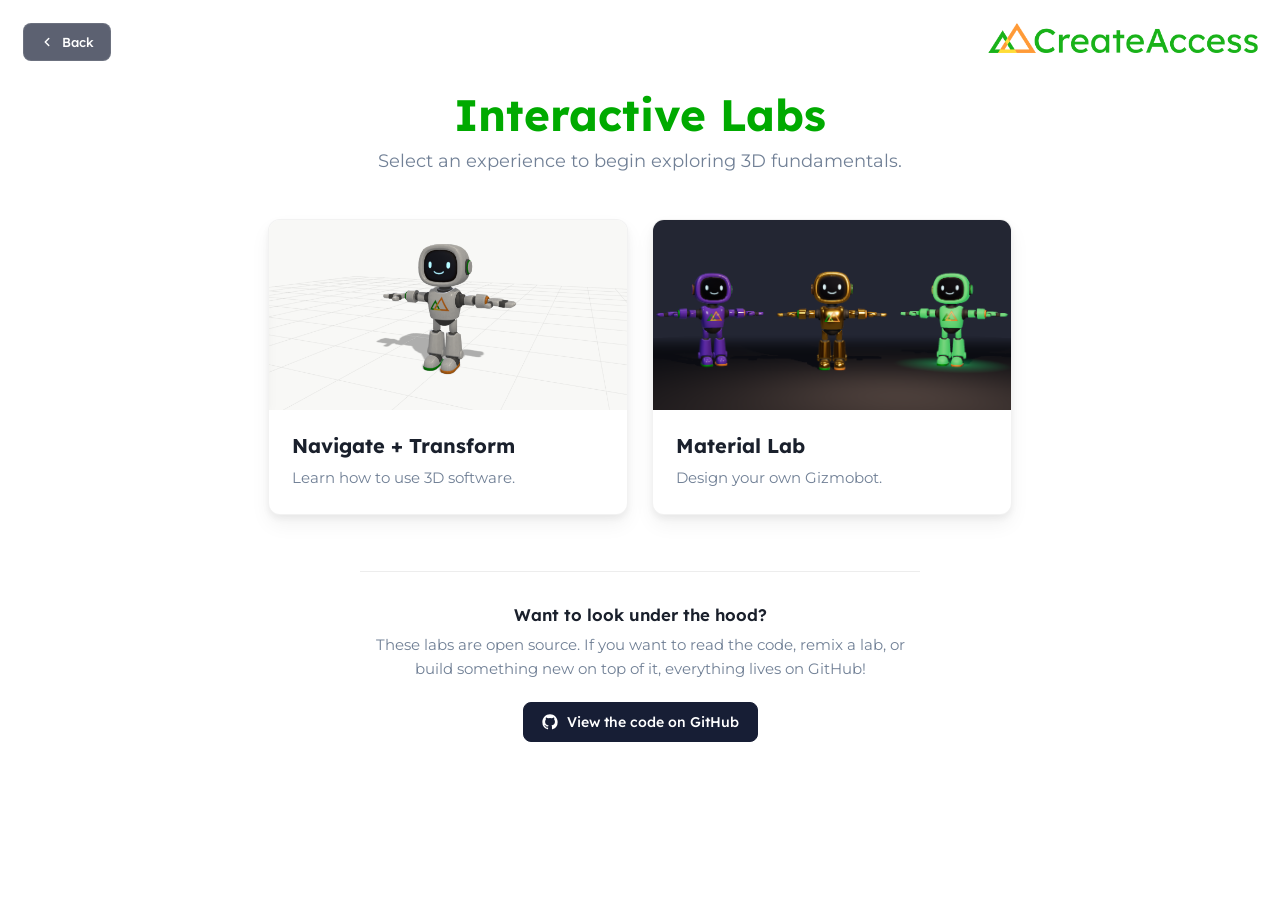
<file: index.html>
<!DOCTYPE html>
<html lang="en">

<head>
  <meta charset="UTF-8">
  <meta name="viewport" content="width=device-width, initial-scale=1.0">
  <title>3D Learning Experiences</title>
  <link rel="preconnect" href="https://fonts.googleapis.com">
  <link rel="preconnect" href="https://fonts.gstatic.com" crossorigin>
  <link
    href="https://fonts.googleapis.com/css2?family=Lexend:wght@400;500;600;700&family=Montserrat:wght@400;500;600;700&display=swap"
    rel="stylesheet">

  <style>
    :root {
      --bg: #ffffff;
      --card-bg: #ffffff;
      --text-main: #1a202c;
      --text-muted: #718096;
      --accent-orange: #ff9022;
      --accent-yellow: #ffda22;
      --accent-green: #00aa00;
      --header-bg: #171e35;

      /* fluid chrome scale, matched to the lab so the corner controls line up
         at the same inset and size across both pages */
      --edge: clamp(12px, 2.5vmin, 28px);
      --logo-h: clamp(22px, 3.4vmin, 34px);
      --fs-ui: clamp(12px, 1.45vmin, 14.5px);
    }
    
    html, body {
      margin: 0;
      padding: 0;
      width: 100%;
      height: 100%;
    }
    * {
      box-sizing: border-box;
      margin: 0;
      padding: 0;
    }

    body {
      font-family: 'Montserrat', sans-serif;
      background-color: var(--bg);
      color: var(--text-main);
      min-height: 100vh;
      display: flex;
      flex-direction: column;
      align-items: center;
    }

    /* corner chrome - same inset, sizing and hover feel as the lab's .home-btn
       and .logo-top-right, so moving between the two pages feels continuous */
    .back-btn {
      position: fixed;
      top: var(--edge);
      left: var(--edge);
      z-index: 1000;
      display: flex;
      align-items: center;
      gap: 8px;
      padding: 10px 16px;
      background: rgba(23, 30, 53, 0.7);
      backdrop-filter: blur(8px);
      -webkit-backdrop-filter: blur(8px);
      border: 1px solid rgba(255, 255, 255, 0.1);
      border-radius: 8px;
      color: #fff;
      text-decoration: none;
      font-family: 'Lexend', sans-serif;
      font-size: var(--fs-ui);
      font-weight: 500;
      transition: all 0.3s ease;
    }

    .back-btn:hover {
      background: rgba(23, 30, 53, 0.95);
      border-color: var(--accent-orange);
      color: var(--accent-orange);
      transform: translateX(-4px);
    }

    .logo-top-right {
      position: fixed;
      top: var(--edge);
      right: var(--edge);
      z-index: 1000;
      height: var(--logo-h);
      width: auto;
      object-fit: contain;
      pointer-events: none;
      opacity: 0.9;
    }

    .container {
      max-width: 1200px;
      width: 100%;
      /* clear the fixed corner chrome before the title starts */
      padding: calc(var(--edge) + 4rem) 2rem 4rem;
    }

    .page-title {
      font-family: 'Lexend', sans-serif;
      font-size: 2.75rem;
      margin-bottom: 0.5rem;
      text-align: center;
      color: var(--accent-green);
    }

    .page-subtitle {
      text-align: center;
      color: var(--text-muted);
      margin-bottom: 3rem;
      font-size: 1.1rem;
    }

    .grid {
      display: grid;
      grid-template-columns: repeat(auto-fit, minmax(280px, 360px));
      gap: 1.5rem;
      justify-content: center;
    }

    .card {
      background: var(--card-bg);
      border-radius: 12px;
      overflow: hidden;
      box-shadow: 0 4px 6px rgba(0, 0, 0, 0.05), 0 10px 20px rgba(0, 0, 0, 0.05);
      transition: transform 0.3s cubic-bezier(0.175, 0.885, 0.32, 1.275), box-shadow 0.3s ease, border-color 0.3s ease;
      text-decoration: none;
      color: inherit;
      display: flex;
      flex-direction: column;
      position: relative;
      border: 1px solid rgba(0, 0, 0, 0.05);
    }

    .card:hover {
      transform: translateY(-8px);
      box-shadow: 0 12px 20px rgba(0, 0, 0, 0.08), 0 20px 30px rgba(0, 0, 0, 0.1);
      border-color: var(--accent-orange);
    }

    .card-header {
      height: 190px;
      background: var(--header-bg);
      position: relative;
      overflow: hidden;
    }

    .card-image {
      display: block;
      width: 100%;
      height: 100%;
      object-fit: cover;
      object-position: center;
      transition: transform 0.4s ease;
    }

    .card:hover .card-image {
      transform: scale(1.05);
    }

    .card-body {
      padding: 1.45rem;
      flex: 1;
      display: flex;
      flex-direction: column;
    }

    .card-title {
      font-family: 'Lexend', sans-serif;
      font-size: 1.25rem;
      font-weight: 700;
      margin-bottom: 0.55rem;
      color: var(--text-main);
    }

    .card-desc {
      font-size: 0.95rem;
      line-height: 1.6;
      color: var(--text-muted);
      margin-bottom: 0;
      flex: 1;
    }

    .card-tags {
      display: flex;
      flex-wrap: wrap;
      gap: 6px;
      margin-top: 1rem;
    }

    .tag {
      padding: 4px 7px;
      color: var(--text-muted);
      background: #f4f5f2;
      border-radius: 999px;
      font-size: 0.68rem;
      font-weight: 600;
    }

    /* ── open-source note ── */
    .repo-note {
      max-width: 560px;
      margin: 3.5rem auto 0;
      padding-top: 2rem;
      border-top: 1px solid rgba(0, 0, 0, 0.07);
      text-align: center;
    }

    .repo-note h2 {
      font-family: 'Lexend', sans-serif;
      font-size: 1.05rem;
      font-weight: 600;
      color: var(--text-main);
      margin-bottom: 0.5rem;
    }

    .repo-note p {
      font-size: 0.92rem;
      line-height: 1.65;
      color: var(--text-muted);
      margin-bottom: 1.25rem;
    }

    .repo-link {
      display: inline-flex;
      align-items: center;
      gap: 9px;
      padding: 10px 18px;
      background: var(--header-bg);
      border: 1px solid var(--header-bg);
      border-radius: 8px;
      color: #fff;
      text-decoration: none;
      font-family: 'Lexend', sans-serif;
      font-size: 0.88rem;
      font-weight: 500;
      transition: all 0.3s ease;
    }

    .repo-link:hover {
      background: var(--accent-orange);
      border-color: var(--accent-orange);
      transform: translateY(-2px);
    }

    @media (max-width: 600px) {
      .container {
        padding: calc(var(--edge) + 3.5rem) 1rem 2.5rem;
      }

      .page-title {
        font-size: 2.1rem;
      }

      .repo-note {
        margin-top: 2.5rem;
      }
    }
  </style>
</head>

<body>

  <a href="https://createaccess.org/microcourses-hub" target="_top" class="back-btn">
    <svg width="14" height="14" viewBox="0 0 24 24" fill="none" stroke="currentColor" stroke-width="2.5"
      stroke-linecap="round" stroke-linejoin="round">
      <path d="m15 18-6-6 6-6" />
    </svg>
    <span>Back</span>
  </a>

  <img src="assets/Logo.png" alt="CreateAccess Logo" class="logo-top-right">

  <div class="container">
    <h1 class="page-title">Interactive Labs</h1>
    <p class="page-subtitle">Select an experience to begin exploring 3D fundamentals.</p>

    <div class="grid">
      <a href="labs/navigate-and-transform/" class="card">
        <div class="card-header">
          <img class="card-image" src="assets/navigate-and-transform.png"
            alt="Gizmobot standing on a grid floor inside the Navigate and Transform lab">
        </div>
        <div class="card-body">
          <h2 class="card-title">Navigate + Transform</h2>
          <p class="card-desc">Learn how to use 3D software.</p>
        </div>
      </a>

      <a href="labs/material-lab/" class="card">
        <div class="card-header">
          <img class="card-image" src="assets/material-lab.png"
            alt="Three Gizmobots in different materials: shiny purple plastic, gold metal, and glowing green">
        </div>
        <div class="card-body">
          <h2 class="card-title">Material Lab</h2>
          <p class="card-desc">Design your own Gizmobot.</p>
        </div>
      </a>
    </div>

    <section class="repo-note">
      <h2>Want to look under the hood?</h2>
      <p>
        These labs are open source. If you want to read the code, remix a lab, or build something new on top of it, everything lives on GitHub!
      </p>
      <a href="https://github.com/CreateAccessOrg/3D-Learning-Labs" target="_blank" rel="noopener"
        class="repo-link">
        <svg width="16" height="16" viewBox="0 0 24 24" fill="currentColor" aria-hidden="true">
          <path
            d="M12 .5C5.73.5.5 5.73.5 12a11.5 11.5 0 0 0 7.86 10.92c.58.1.79-.25.79-.56v-2c-3.2.7-3.88-1.54-3.88-1.54-.53-1.34-1.29-1.7-1.29-1.7-1.05-.72.08-.7.08-.7 1.16.08 1.77 1.19 1.77 1.19 1.03 1.77 2.71 1.26 3.37.96.1-.75.4-1.26.73-1.55-2.56-.29-5.25-1.28-5.25-5.7 0-1.26.45-2.29 1.19-3.1-.12-.29-.52-1.46.11-3.05 0 0 .97-.31 3.18 1.18a11 11 0 0 1 5.79 0c2.2-1.49 3.17-1.18 3.17-1.18.63 1.59.23 2.76.12 3.05.74.81 1.18 1.84 1.18 3.1 0 4.43-2.69 5.4-5.26 5.69.41.36.78 1.06.78 2.14v3.17c0 .31.21.67.8.56A11.5 11.5 0 0 0 23.5 12C23.5 5.73 18.27.5 12 .5Z" />
        </svg>
        <span>View the code on GitHub</span>
      </a>
    </section>
  </div>
</body>

</html>
</file>
